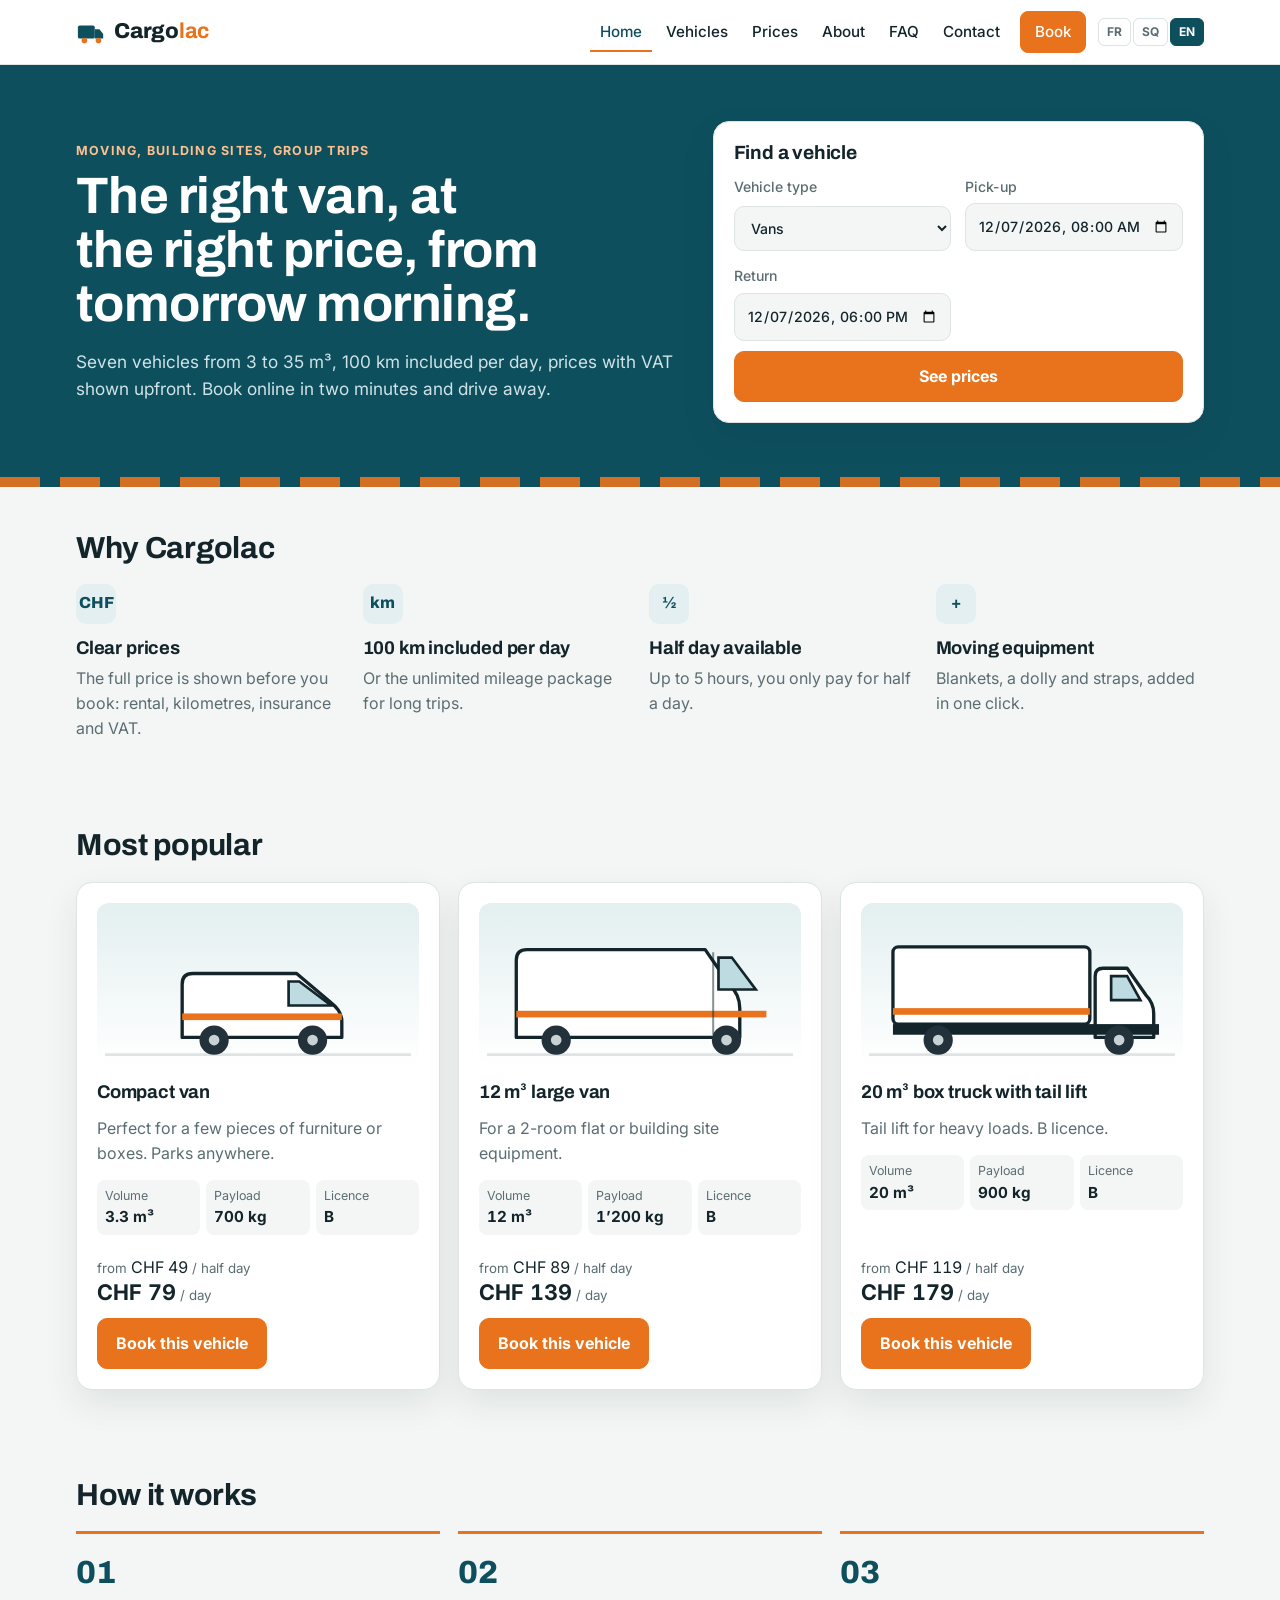
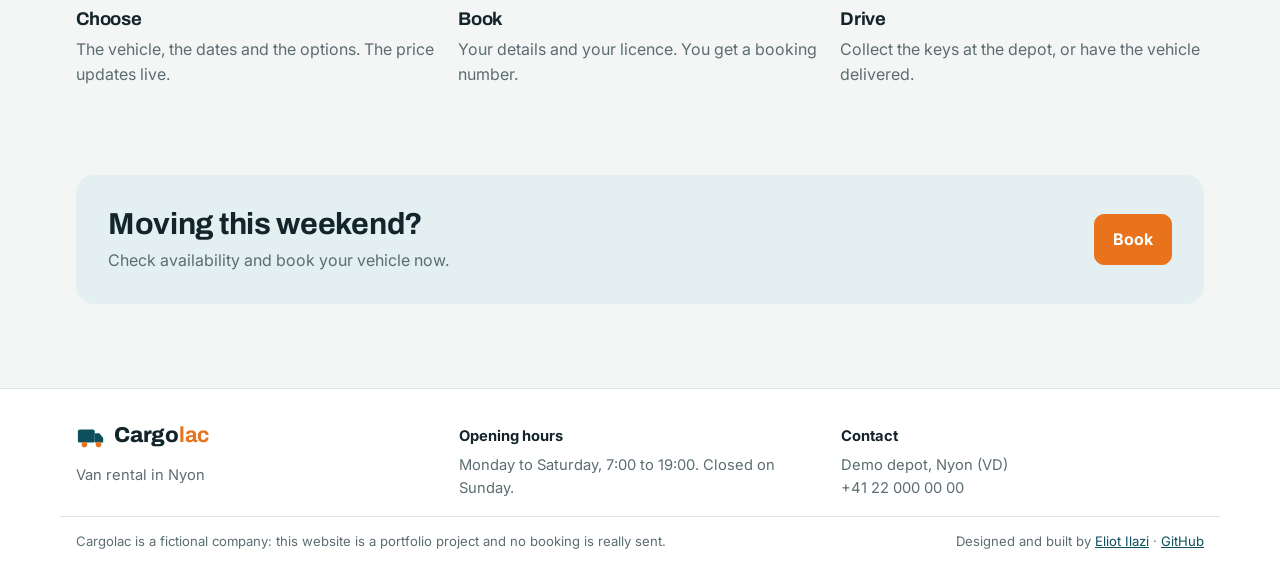
<file: index.html>
<!doctype html>
<html lang="en">
<head>
  <meta charset="utf-8">
  <meta name="viewport" content="width=device-width, initial-scale=1, viewport-fit=cover">
  <title>Cargolac | Van rental</title>
  <meta name="description" content="Cargolac: van rental website (portfolio project by Eliot Ilazi). Fleet, live booking with prices, FR / SQ / EN.">
  <link rel="preconnect" href="https://fonts.googleapis.com">
  <link rel="stylesheet" href="https://fonts.googleapis.com/css2?family=Archivo:wght@600;800&family=Inter:wght@400;500;600;700&display=swap">
  <link rel="stylesheet" href="style.css">
</head>
<body>
  <header id="site-header"></header>
  <main>
    <section class="hero">
      <div class="wrap hero-grid">
        <div>
          <p class="kicker" data-t="home_kicker"></p>
          <h1 data-t="home_title"></h1>
          <p class="lead" data-t="home_lead"></p>
        </div>
        <form class="card search" id="search">
          <h2 data-t="search_title"></h2>
          <div class="form-grid">
            <label class="f"><span data-t="category"></span><select name="cat" id="s-cat"></select></label>
            <label class="f"><span data-t="pickup"></span><input type="datetime-local" name="start" id="s-start" step="900"></label>
            <label class="f"><span data-t="return"></span><input type="datetime-local" name="end" id="s-end" step="900"></label>
          </div>
          <p class="err" id="s-err"></p>
          <button class="btn" type="submit" data-t="search_btn" style="width:100%;margin-top:10px"></button>
        </form>
      </div>
    </section>
    <section class="wrap">
      <h2 data-t="why_title"></h2>
      <div class="why">
        <div><div class="icon">CHF</div><h3 data-t="why1_t"></h3><p data-t="why1_d"></p></div>
        <div><div class="icon">km</div><h3 data-t="why2_t"></h3><p data-t="why2_d"></p></div>
        <div><div class="icon">½</div><h3 data-t="why3_t"></h3><p data-t="why3_d"></p></div>
        <div><div class="icon">+</div><h3 data-t="why4_t"></h3><p data-t="why4_d"></p></div>
      </div>
    </section>
    <section class="wrap">
      <h2 data-t="featured_title"></h2>
      <div class="grid" id="featured"></div>
    </section>
    <section class="wrap">
      <h2 data-t="steps_title"></h2>
      <ol class="steps">
        <li><h3 data-t="step1_t"></h3><p data-t="step1_d"></p></li>
        <li><h3 data-t="step2_t"></h3><p data-t="step2_d"></p></li>
        <li><h3 data-t="step3_t"></h3><p data-t="step3_d"></p></li>
      </ol>
    </section>
    <section class="wrap">
      <div class="cta">
        <div><h2 data-t="cta_title"></h2><p data-t="cta_text"></p></div>
        <a class="btn" href="reservation.html" data-t="nav_book"></a>
      </div>
    </section>
  </main>
  <footer id="site-footer"></footer>
  <script type="module" src="home.js"></script>
</body>
</html>
</file>
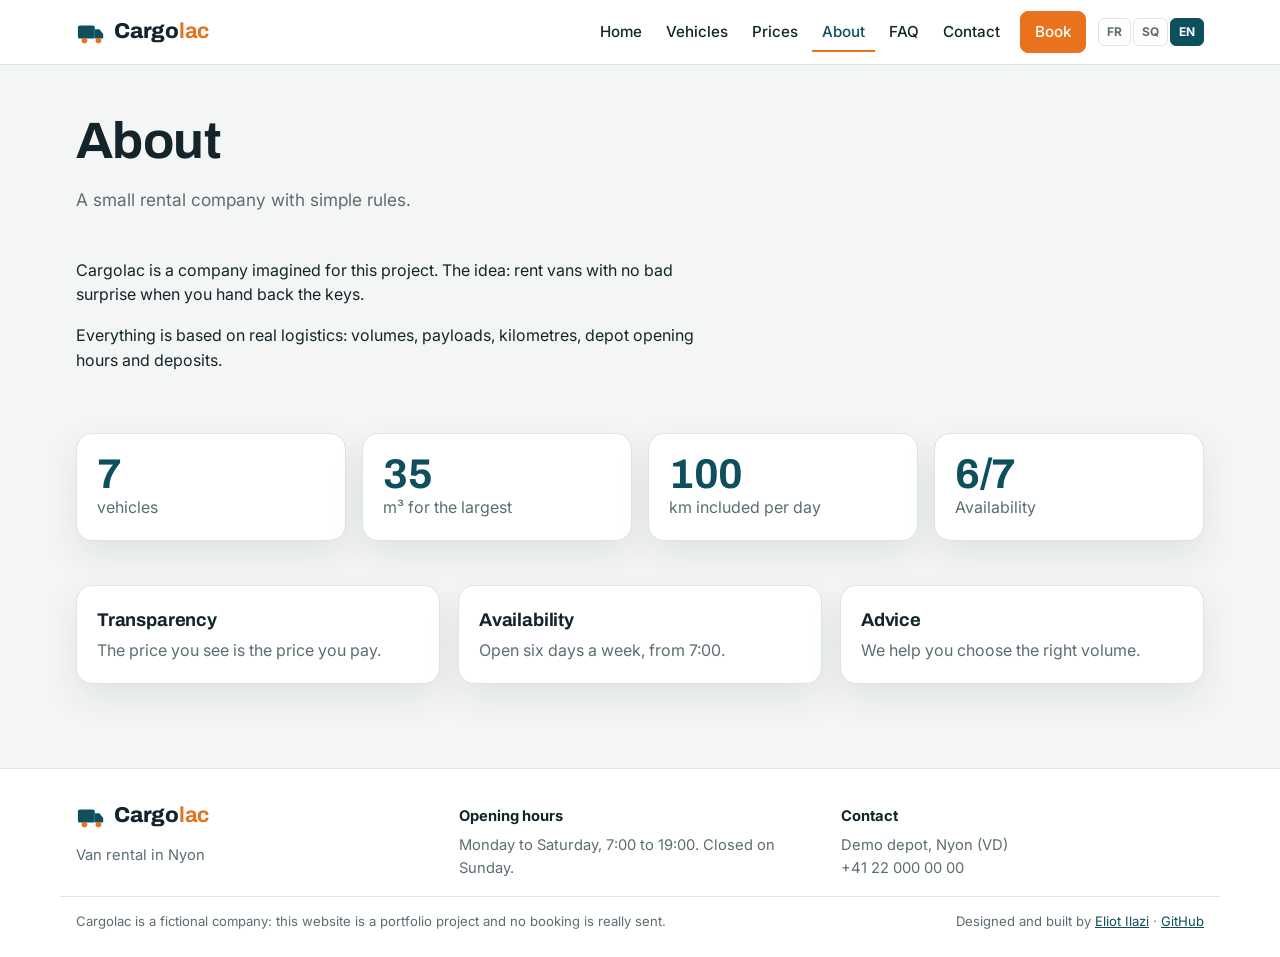
<file: a-propos.html>
<!doctype html>
<html lang="en">
<head>
  <meta charset="utf-8">
  <meta name="viewport" content="width=device-width, initial-scale=1, viewport-fit=cover">
  <title>About | Cargolac</title>
  <meta name="description" content="Cargolac: van rental website (portfolio project by Eliot Ilazi). Fleet, live booking with prices, FR / SQ / EN.">
  <link rel="preconnect" href="https://fonts.googleapis.com">
  <link rel="stylesheet" href="https://fonts.googleapis.com/css2?family=Archivo:wght@600;800&family=Inter:wght@400;500;600;700&display=swap">
  <link rel="stylesheet" href="style.css">
</head>
<body>
  <header id="site-header"></header>
  <main>
    <div class="wrap page-head">
      <h1 data-t="about_title"></h1>
      <p class="lead" data-t="about_lead"></p>
    </div>
    <section class="wrap" style="padding-top:20px">
      <div class="prose"><p data-t="about_p1"></p><p data-t="about_p2"></p></div>
    </section>
    <section class="wrap" style="padding-top:0">
      <div class="stats" id="stats"></div>
    </section>
    <section class="wrap" style="padding-top:0">
      <div class="why">
        <div class="card"><h3 data-t="v1_t"></h3><p data-t="v1_d"></p></div>
        <div class="card"><h3 data-t="v2_t"></h3><p data-t="v2_d"></p></div>
        <div class="card"><h3 data-t="v3_t"></h3><p data-t="v3_d"></p></div>
      </div>
    </section>
  </main>
  <footer id="site-footer"></footer>
  <script type="module" src="about.js"></script>
</body>
</html>
</file>
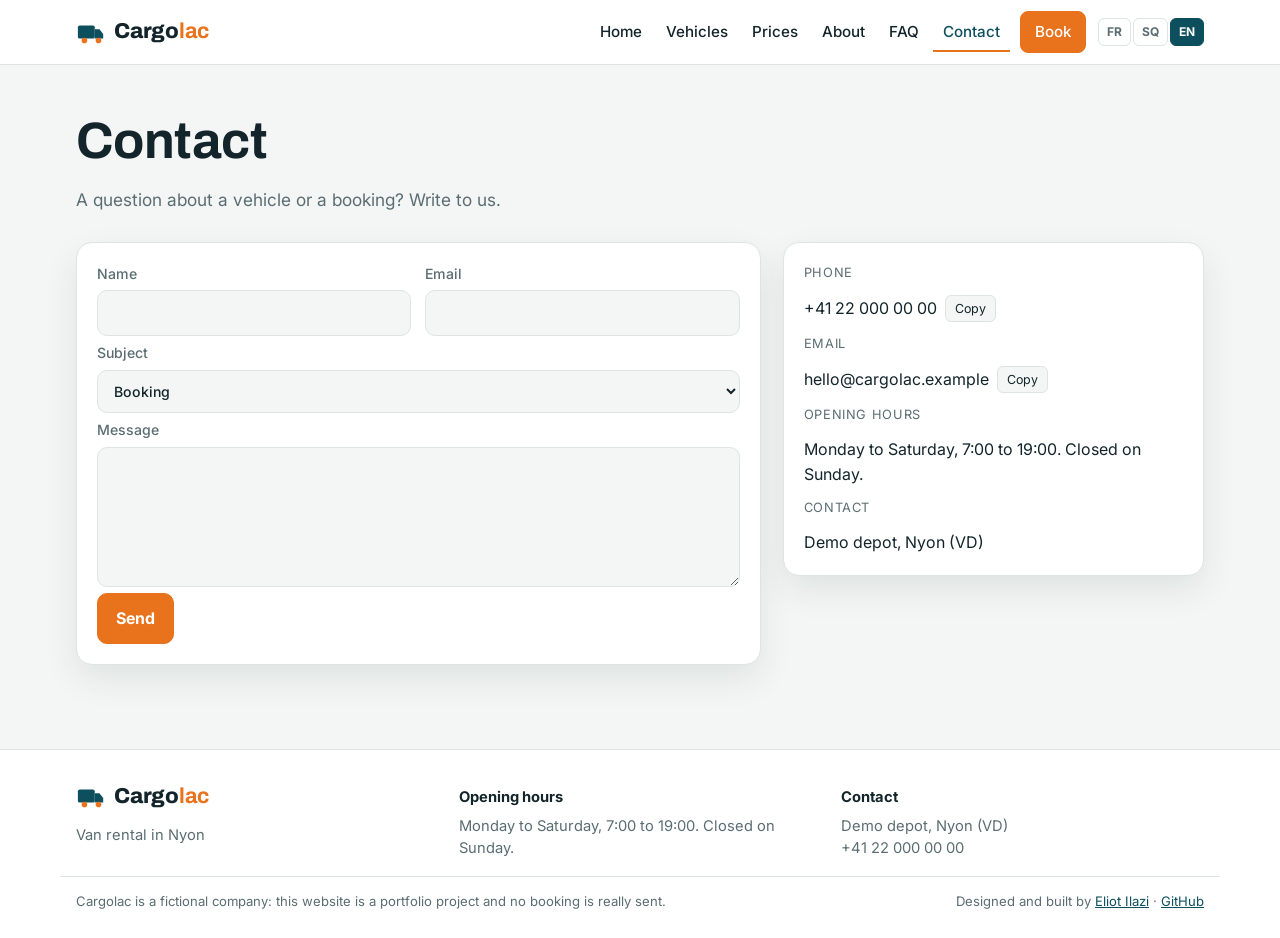
<file: contact.html>
<!doctype html>
<html lang="en">
<head>
  <meta charset="utf-8">
  <meta name="viewport" content="width=device-width, initial-scale=1, viewport-fit=cover">
  <title>Contact | Cargolac</title>
  <meta name="description" content="Cargolac: van rental website (portfolio project by Eliot Ilazi). Fleet, live booking with prices, FR / SQ / EN.">
  <link rel="preconnect" href="https://fonts.googleapis.com">
  <link rel="stylesheet" href="https://fonts.googleapis.com/css2?family=Archivo:wght@600;800&family=Inter:wght@400;500;600;700&display=swap">
  <link rel="stylesheet" href="style.css">
</head>
<body>
  <header id="site-header"></header>
  <main>
    <div class="wrap page-head">
      <h1 data-t="contact_title"></h1>
      <p class="lead" data-t="contact_lead"></p>
    </div>
    <section class="wrap" style="padding-top:20px">
      <div class="contact">
        <form class="card" id="form" novalidate></form>
        <aside class="card info" id="info"></aside>
      </div>
    </section>
  </main>
  <footer id="site-footer"></footer>
  <script type="module" src="contact.js"></script>
</body>
</html>
</file>
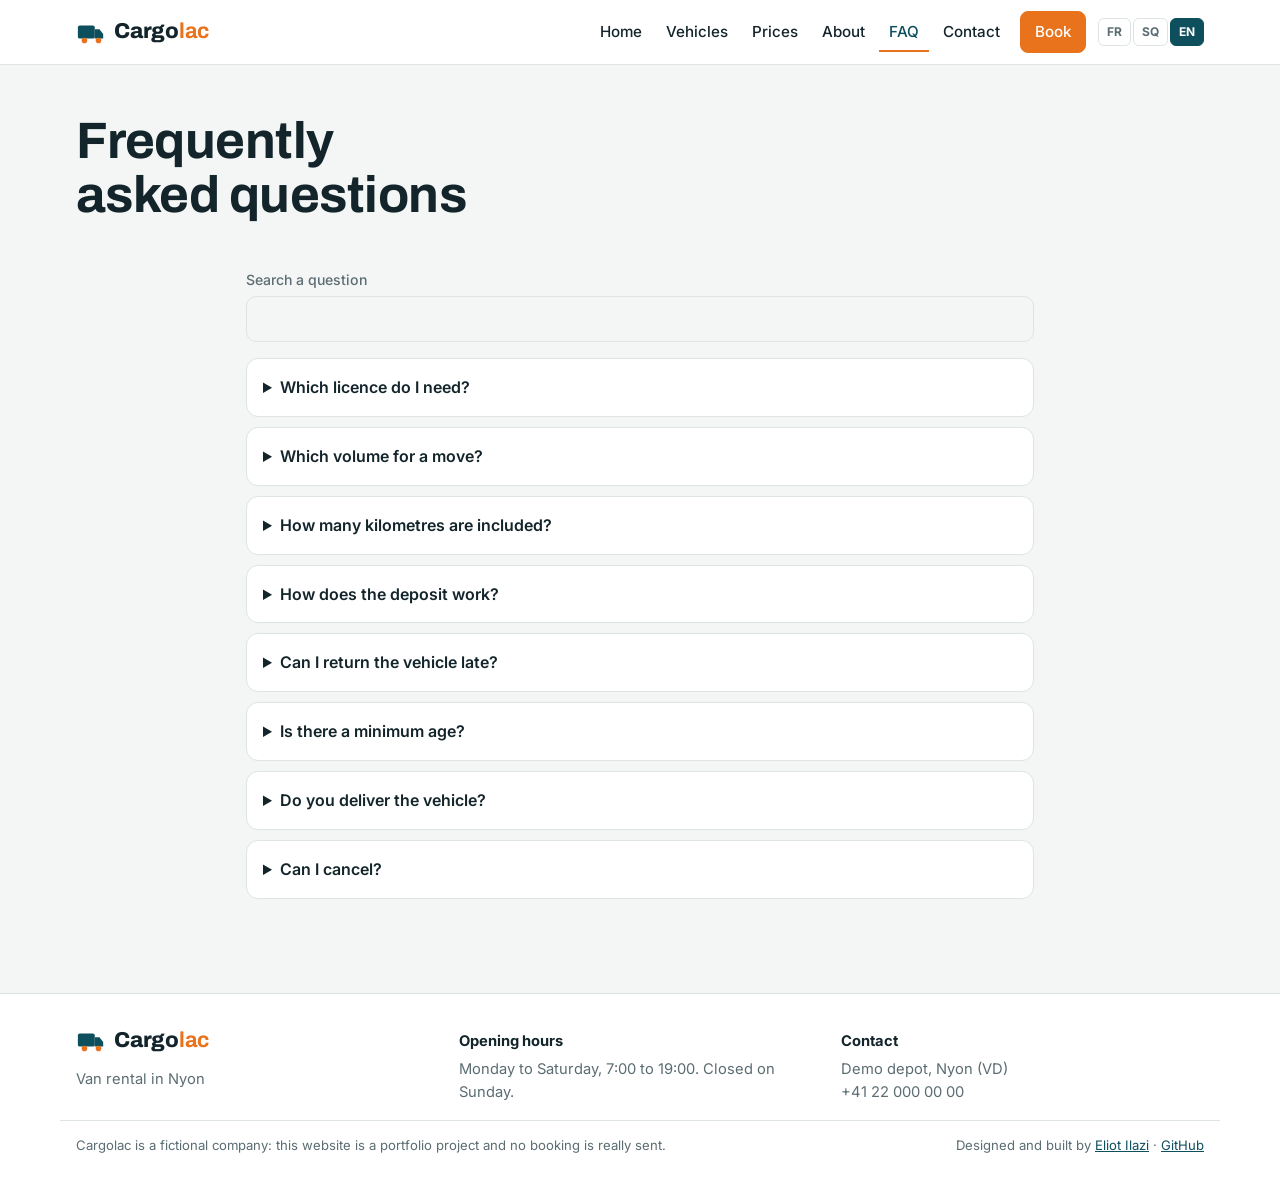
<file: faq.html>
<!doctype html>
<html lang="en">
<head>
  <meta charset="utf-8">
  <meta name="viewport" content="width=device-width, initial-scale=1, viewport-fit=cover">
  <title>FAQ | Cargolac</title>
  <meta name="description" content="Cargolac: van rental website (portfolio project by Eliot Ilazi). Fleet, live booking with prices, FR / SQ / EN.">
  <link rel="preconnect" href="https://fonts.googleapis.com">
  <link rel="stylesheet" href="https://fonts.googleapis.com/css2?family=Archivo:wght@600;800&family=Inter:wght@400;500;600;700&display=swap">
  <link rel="stylesheet" href="style.css">
</head>
<body>
  <header id="site-header"></header>
  <main>
    <div class="wrap page-head">
      <h1 data-t="faq_title"></h1>
    </div>
    <section class="wrap faq" style="padding-top:20px;max-width:820px;margin-left:auto;margin-right:auto">
      <label class="f" style="margin-bottom:16px"><span data-t="faq_search"></span><input type="search" id="q"></label>
      <div id="list"></div>
      <p class="muted" id="none" hidden data-t="faq_none"></p>
    </section>
  </main>
  <footer id="site-footer"></footer>
  <script type="module" src="faq.js"></script>
</body>
</html>
</file>
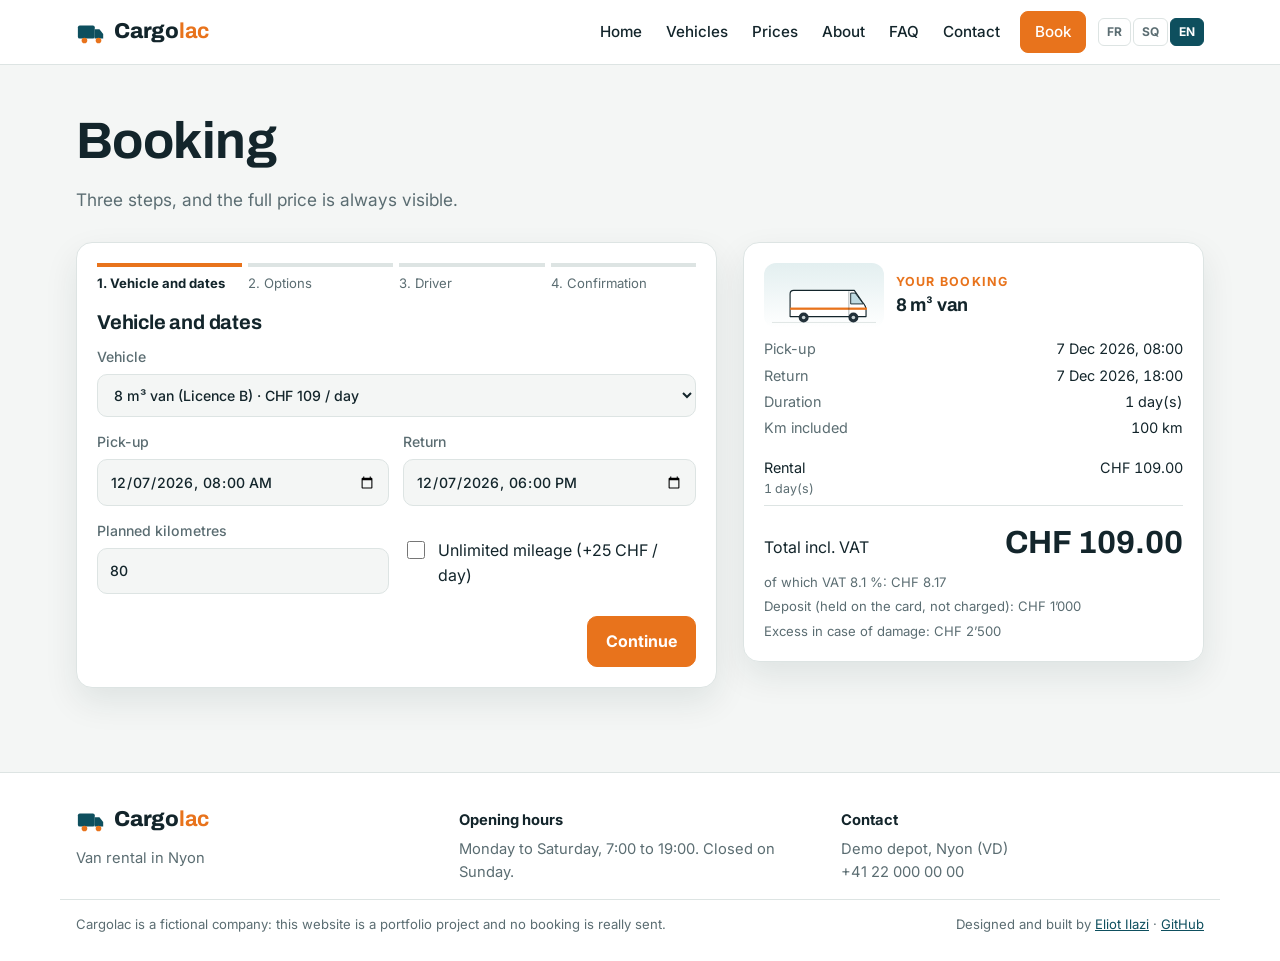
<file: reservation.html>
<!doctype html>
<html lang="en">
<head>
  <meta charset="utf-8">
  <meta name="viewport" content="width=device-width, initial-scale=1, viewport-fit=cover">
  <title>Booking | Cargolac</title>
  <meta name="description" content="Cargolac: van rental website (portfolio project by Eliot Ilazi). Fleet, live booking with prices, FR / SQ / EN.">
  <link rel="preconnect" href="https://fonts.googleapis.com">
  <link rel="stylesheet" href="https://fonts.googleapis.com/css2?family=Archivo:wght@600;800&family=Inter:wght@400;500;600;700&display=swap">
  <link rel="stylesheet" href="style.css">
</head>
<body>
  <header id="site-header"></header>
  <main>
    <div class="wrap page-head">
      <h1 data-t="book_title"></h1>
      <p class="lead" data-t="book_lead"></p>
    </div>
    <section class="wrap" style="padding-top:20px">
      <div class="book">
        <div class="card">
          <ol class="stepper" id="stepper"></ol>
          <form id="form" novalidate></form>
        </div>
        <aside class="card summary" id="summary" aria-live="polite"></aside>
      </div>
    </section>
  </main>
  <footer id="site-footer"></footer>
  <script type="module" src="book.js"></script>
</body>
</html>
</file>
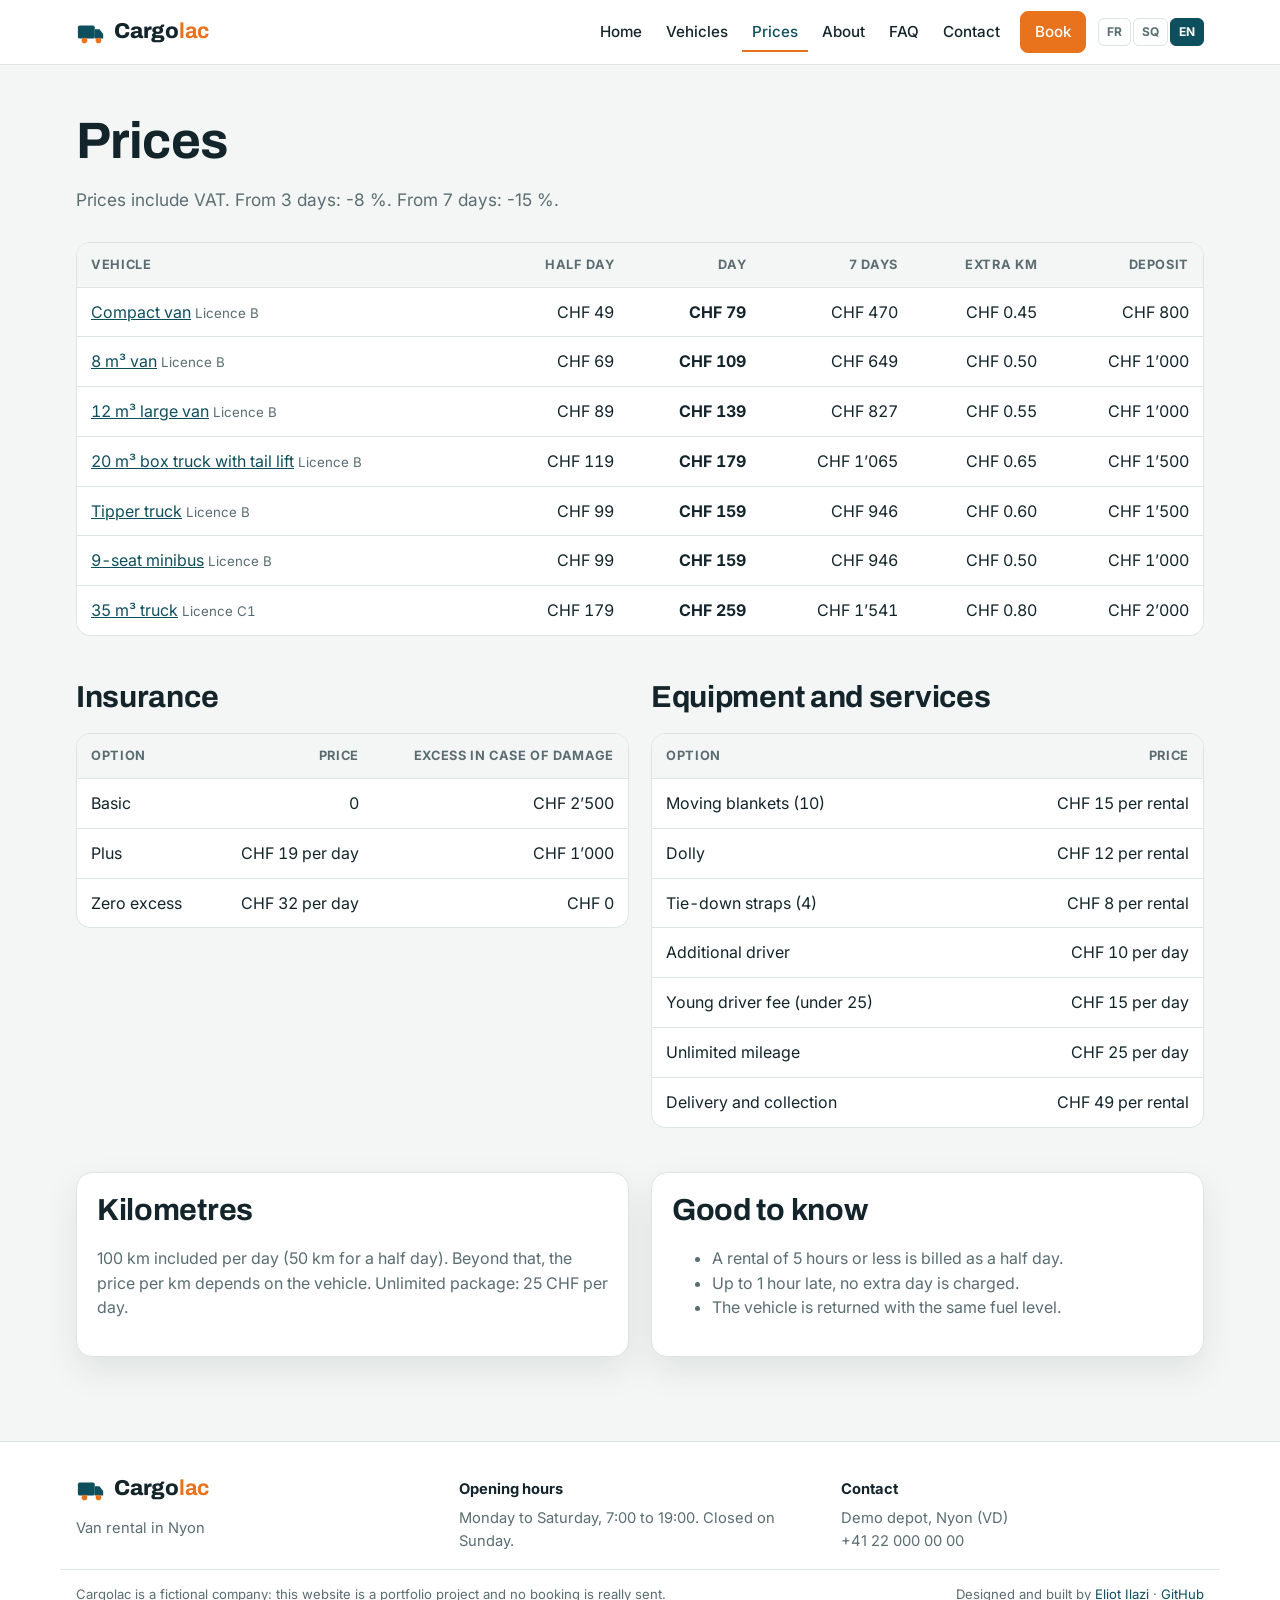
<file: tarifs.html>
<!doctype html>
<html lang="en">
<head>
  <meta charset="utf-8">
  <meta name="viewport" content="width=device-width, initial-scale=1, viewport-fit=cover">
  <title>Prices | Cargolac</title>
  <meta name="description" content="Cargolac: van rental website (portfolio project by Eliot Ilazi). Fleet, live booking with prices, FR / SQ / EN.">
  <link rel="preconnect" href="https://fonts.googleapis.com">
  <link rel="stylesheet" href="https://fonts.googleapis.com/css2?family=Archivo:wght@600;800&family=Inter:wght@400;500;600;700&display=swap">
  <link rel="stylesheet" href="style.css">
</head>
<body>
  <header id="site-header"></header>
  <main>
    <div class="wrap page-head">
      <h1 data-t="prices_title"></h1>
      <p class="lead" data-t="prices_lead"></p>
    </div>
    <section class="wrap" style="padding-top:20px">
      <div class="table-wrap"><table class="data" id="rates"></table></div>
    </section>
    <section class="wrap" style="padding-top:0">
      <div class="two">
        <div><h2 data-t="ins_title"></h2><div class="table-wrap"><table class="data" id="ins"></table></div></div>
        <div><h2 data-t="extras_title"></h2><div class="table-wrap"><table class="data" id="extras"></table></div></div>
      </div>
    </section>
    <section class="wrap" style="padding-top:0">
      <div class="two">
        <div class="card"><h2 data-t="km_title"></h2><p class="muted" data-t="km_text"></p></div>
        <div class="card"><h2 data-t="rules_title"></h2><ul class="muted"><li data-t="rule1"></li><li data-t="rule2"></li><li data-t="rule3"></li></ul></div>
      </div>
    </section>
  </main>
  <footer id="site-footer"></footer>
  <script type="module" src="prices.js"></script>
</body>
</html>
</file>
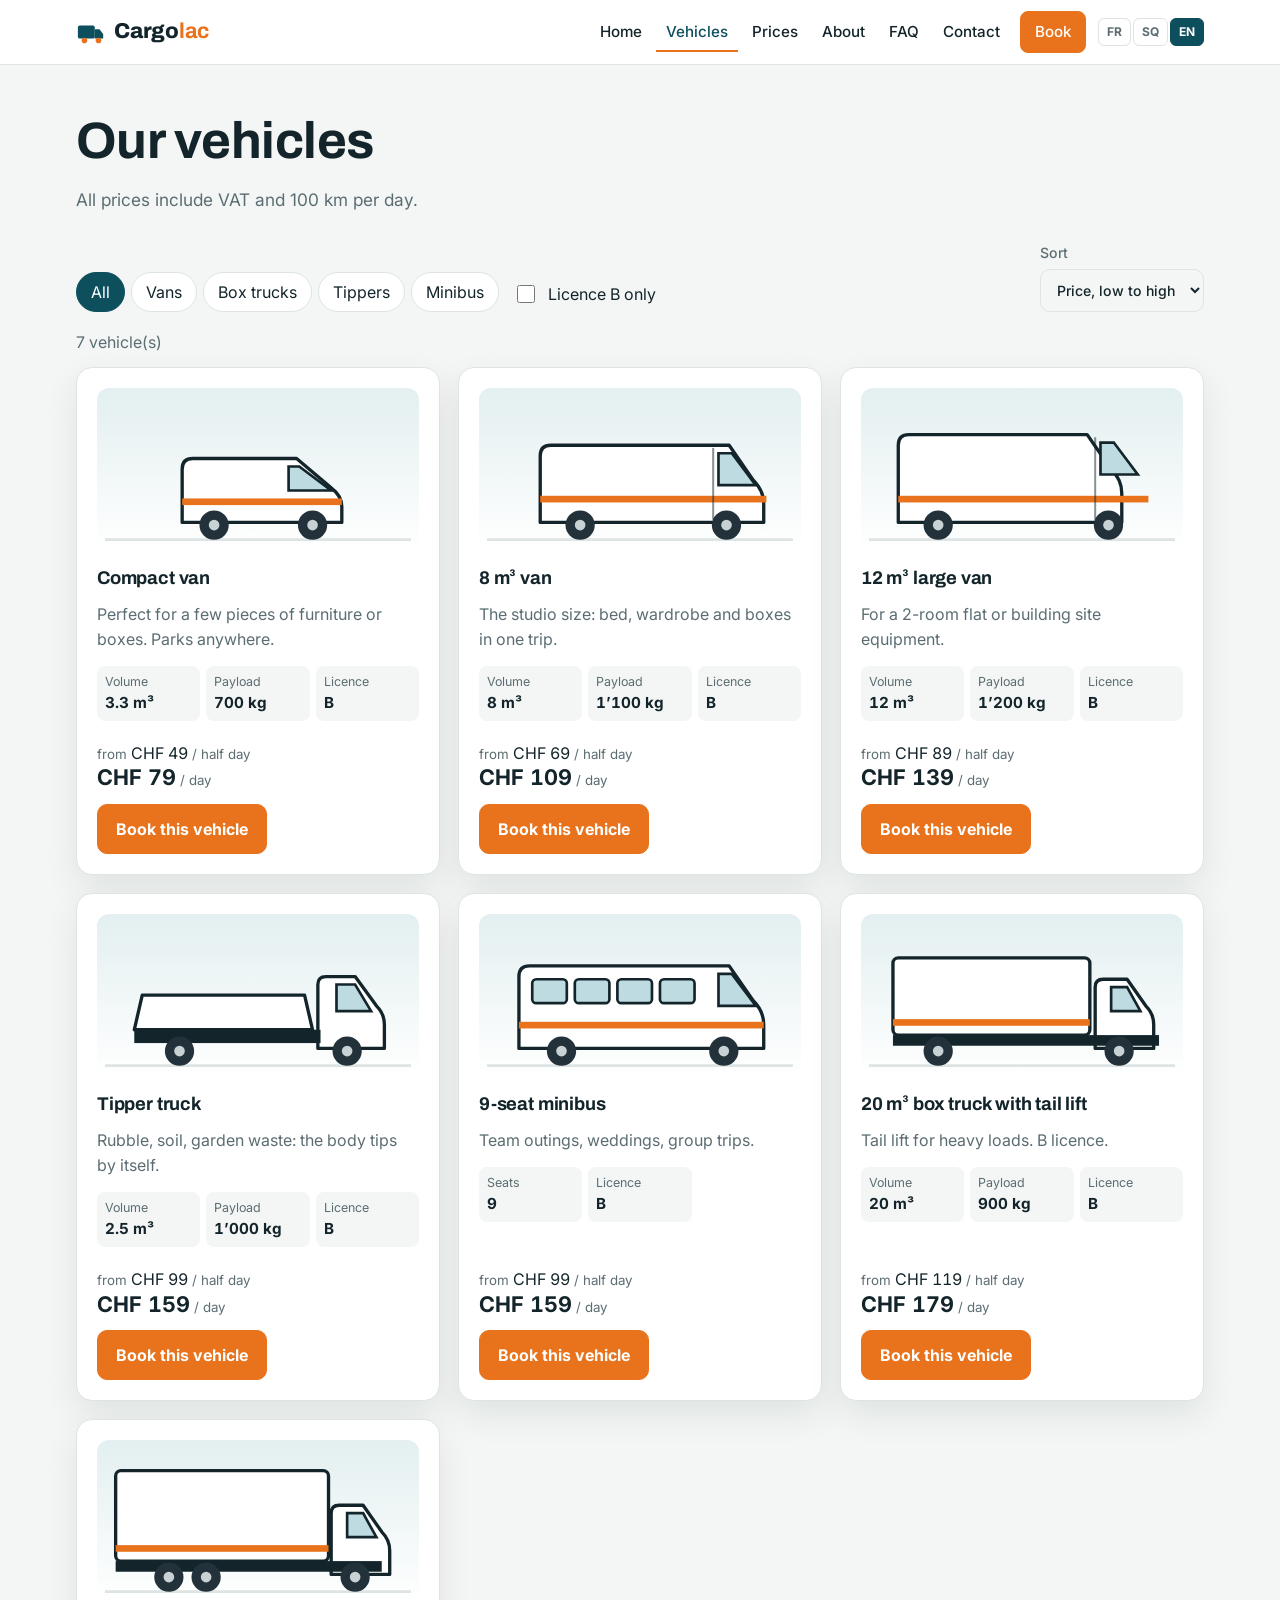
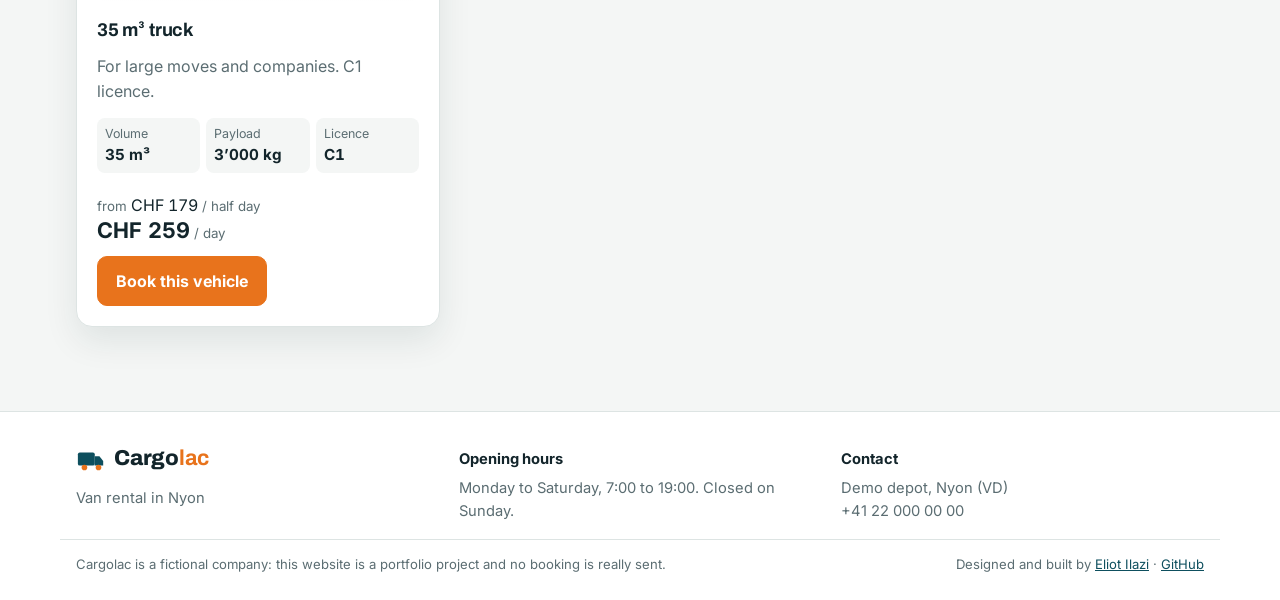
<file: vehicules.html>
<!doctype html>
<html lang="en">
<head>
  <meta charset="utf-8">
  <meta name="viewport" content="width=device-width, initial-scale=1, viewport-fit=cover">
  <title>Vehicles | Cargolac</title>
  <meta name="description" content="Cargolac: van rental website (portfolio project by Eliot Ilazi). Fleet, live booking with prices, FR / SQ / EN.">
  <link rel="preconnect" href="https://fonts.googleapis.com">
  <link rel="stylesheet" href="https://fonts.googleapis.com/css2?family=Archivo:wght@600;800&family=Inter:wght@400;500;600;700&display=swap">
  <link rel="stylesheet" href="style.css">
</head>
<body>
  <header id="site-header"></header>
  <main>
    <div class="wrap page-head">
      <h1 data-t="fleet_title"></h1>
      <p class="lead" data-t="fleet_lead"></p>
    </div>
    <section class="wrap" style="padding-top:20px">
      <div class="toolbar">
        <div class="chips" id="cats" role="group"></div>
        <label class="check"><input type="checkbox" id="onlyB"> <span data-t="filter_b"></span></label>
        <label class="f" style="margin-left:auto"><span data-t="sort"></span><select id="sort"></select></label>
      </div>
      <p class="count" id="count" aria-live="polite"></p>
      <div class="grid" id="fleet"></div>
    </section>
  </main>
  <footer id="site-footer"></footer>
  <script type="module" src="fleet.js"></script>
</body>
</html>
</file>
<file: style.css>
:root {
  --bg: #f4f6f5;
  --surface: #ffffff;
  --text: #13252b;
  --muted: #5b6d72;
  --line: #dde4e3;
  --brand: #0e4f5e;
  --brand-soft: #e3eff0;
  --accent: #e8731c;
  --on-accent: #ffffff;
  --glass: #bfdbe2;
  --van: #ffffff;
  --van-line: #13252b;
  --error: #b3261e;
  --ok: #1f7a4d;
  --shadow: 0 14px 34px rgba(14, 40, 48, 0.09);
  color-scheme: light;
}
@media (prefers-color-scheme: dark) {
  :root:not([data-theme="light"]) {
    --bg: #0d1a1e; --surface: #142428; --text: #e7f0f0; --muted: #9fb2b5; --line: #24383d;
    --brand: #7cc4d3; --brand-soft: #173238; --accent: #f39a52; --on-accent: #1b1006;
    --glass: #2f5b66; --van: #dfe8e8; --van-line: #0d1a1e; --error: #ff8a80; --ok: #6fd39d;
    --shadow: 0 14px 34px rgba(0, 0, 0, 0.4); color-scheme: dark;
  }
}
:root[data-theme="dark"] {
  --bg: #0d1a1e; --surface: #142428; --text: #e7f0f0; --muted: #9fb2b5; --line: #24383d;
  --brand: #7cc4d3; --brand-soft: #173238; --accent: #f39a52; --on-accent: #1b1006;
  --glass: #2f5b66; --van: #dfe8e8; --van-line: #0d1a1e; --error: #ff8a80; --ok: #6fd39d;
  --shadow: 0 14px 34px rgba(0, 0, 0, 0.4); color-scheme: dark;
}

* { box-sizing: border-box; }
body { margin: 0; background: var(--bg); color: var(--text); font-family: Inter, system-ui, sans-serif; line-height: 1.55; font-size: 16px; }
h1, h2, h3, .brand, .stat b { font-family: 'Archivo', 'Arial Narrow', system-ui, sans-serif; letter-spacing: -0.01em; }
h1 { font-size: clamp(2rem, 5vw, 3.2rem); line-height: 1.05; margin: .2em 0 .35em; text-wrap: balance; max-width: 18ch; }
h2 { font-size: clamp(1.4rem, 3vw, 1.9rem); line-height: 1.15; margin: 0 0 .6em; text-wrap: balance; }
h3 { font-size: 1.15rem; margin: .4em 0 .2em; }
a { color: var(--brand); }
.wrap { max-width: 1160px; margin: 0 auto; padding-left: max(16px, env(safe-area-inset-left, 0px)); padding-right: max(16px, env(safe-area-inset-right, 0px)); }
.muted { color: var(--muted); }
.kicker { text-transform: uppercase; letter-spacing: .1em; font-size: .78rem; font-weight: 700; color: var(--accent); margin: 0; }
.lead { color: var(--muted); max-width: 62ch; font-size: 1.08rem; margin: 0; }
section { padding-block: 44px; }

/* Header */
#site-header { background: var(--surface); border-bottom: 1px solid var(--line); position: sticky; top: env(safe-area-inset-top, 0px); z-index: 20; }
body::before { content: ""; position: fixed; inset: 0 0 auto; height: env(safe-area-inset-top, 0px); background: var(--surface); z-index: 21; }
.bar { display: flex; align-items: center; justify-content: space-between; gap: 16px; min-height: 64px; }
.brand { display: inline-flex; align-items: center; gap: 8px; font-size: 1.35rem; font-weight: 800; color: var(--text); text-decoration: none; }
.brand b { color: var(--accent); }
.logo { width: 30px; height: 30px; fill: var(--brand); }
.logo circle { fill: var(--accent); }
.nav { display: flex; align-items: center; gap: 4px; }
.nav a { color: var(--text); text-decoration: none; padding: 8px 10px; border-radius: 8px; font-weight: 500; font-size: .95rem; }
.nav a:hover { background: var(--brand-soft); }
.nav a[aria-current="page"]:not(.btn) { color: var(--brand); box-shadow: inset 0 -2px 0 var(--accent); border-radius: 0; }
.langs { display: inline-flex; gap: 2px; margin-left: 8px; }
.langs button { font: inherit; font-size: .75rem; font-weight: 700; padding: 4px 8px; border-radius: 6px; border: 1px solid var(--line); background: transparent; color: var(--muted); cursor: pointer; }
.langs button[aria-pressed="true"] { background: var(--brand); border-color: var(--brand); color: var(--surface); }
.burger { display: none; font: inherit; font-weight: 600; padding: 8px 14px; border-radius: 8px; border: 1px solid var(--line); background: var(--bg); color: var(--text); cursor: pointer; }

/* Buttons and cards */
.btn { display: inline-block; font: inherit; font-weight: 700; text-decoration: none; padding: 12px 18px; border-radius: 10px; border: 1px solid var(--accent); background: var(--accent); color: var(--on-accent); cursor: pointer; text-align: center; }
.btn:hover { filter: brightness(1.05); }
.btn.small { padding: 8px 14px; margin-left: 6px; color: var(--on-accent) !important; }
.btn.ghost { background: transparent; color: var(--accent); }
.btn:disabled { opacity: .5; cursor: not-allowed; }
.card { background: var(--surface); border: 1px solid var(--line); border-radius: 16px; padding: 20px; box-shadow: var(--shadow); min-width: 0; }
.grid { display: grid; gap: 18px; grid-template-columns: repeat(auto-fill, minmax(min(100%, 300px), 1fr)); }

/* Vehicle drawing */
.art { background: linear-gradient(var(--brand-soft), var(--surface)); border-radius: 12px; padding: 12px 8px 4px; }
.van { width: 100%; height: auto; display: block; }
.van .body, .van .box { fill: var(--van); stroke: var(--van-line); stroke-width: 2.5; stroke-linejoin: round; }
.van .glass { fill: var(--glass); stroke: var(--van-line); stroke-width: 2; }
.van .stripe { fill: var(--accent); }
.van .seam { stroke: var(--van-line); stroke-width: 1.5; opacity: .5; }
.van .chassis { fill: var(--van-line); }
.van .wheel { fill: #22313a; }
.van .hub { fill: #c8d2d4; }
.van .ground { stroke: var(--line); stroke-width: 2; }

.vcard { display: flex; flex-direction: column; gap: 6px; }
.vcard p { margin: 0; }
.specs { list-style: none; padding: 0; margin: 8px 0; display: grid; grid-template-columns: repeat(3, 1fr); gap: 6px; }
.specs li { background: var(--bg); border-radius: 8px; padding: 6px 8px; display: grid; font-size: .78rem; }
.specs span { color: var(--muted); }
.specs b { font-size: .95rem; font-variant-numeric: tabular-nums; }
.price-row { margin-top: auto; display: flex; align-items: end; justify-content: space-between; gap: 12px; flex-wrap: wrap; padding-top: 8px; }
.price { line-height: 1.3; font-variant-numeric: tabular-nums; }
.price b { font-size: 1.35rem; }
.price small { color: var(--muted); }

/* Home */
.hero { background: var(--brand); color: #fff; padding-block: 56px 64px; position: relative; overflow: hidden; }
.hero .kicker { color: #ffc08f; }
.hero .lead { color: #cfe3e7; }
.hero-grid { display: grid; grid-template-columns: 1.1fr .9fr; gap: 36px; align-items: center; }
.hero::after { content: ""; position: absolute; left: 0; right: 0; bottom: 0; height: 10px; background: repeating-linear-gradient(90deg, var(--accent) 0 40px, transparent 40px 60px); opacity: .9; }
.search { color: var(--text); }
.search h2 { font-size: 1.2rem; }
.form-grid { display: grid; gap: 14px; grid-template-columns: repeat(auto-fit, minmax(min(100%, 200px), 1fr)); }
label.f { display: grid; gap: 6px; font-size: .88rem; color: var(--muted); font-weight: 500; min-width: 0; }
.f input, .f select, .f textarea { font: inherit; color: var(--text); background: var(--bg); border: 1px solid var(--line); border-radius: 10px; padding: 11px 12px; width: 100%; min-width: 0; }
.f textarea { min-height: 140px; resize: vertical; }
.f input:focus, .f select:focus, .f textarea:focus { outline: 2px solid var(--brand); outline-offset: 1px; }
.f .err, .err { color: var(--error); font-size: .82rem; min-height: 0; margin: 0; }
.f.bad input, .f.bad select, .f.bad textarea { border-color: var(--error); }
.check { display: flex; gap: 10px; align-items: flex-start; cursor: pointer; padding: 6px 0; }
.check input { width: 18px; height: 18px; margin-top: 3px; accent-color: var(--accent); flex: none; }
.why { display: grid; grid-template-columns: repeat(auto-fit, minmax(min(100%, 230px), 1fr)); gap: 18px; }
.why h3 { margin-top: 0; }
.why p { margin: 0; color: var(--muted); }
.icon { width: 40px; height: 40px; border-radius: 10px; background: var(--brand-soft); color: var(--brand); display: grid; place-items: center; font-weight: 800; margin-bottom: 10px; font-family: 'Archivo', sans-serif; }
.steps { counter-reset: s; display: grid; grid-template-columns: repeat(auto-fit, minmax(min(100%, 240px), 1fr)); gap: 18px; padding: 0; list-style: none; margin: 0; }
.steps li { counter-increment: s; border-top: 3px solid var(--accent); padding-top: 14px; }
.steps li::before { content: "0" counter(s); font-family: 'Archivo', sans-serif; font-weight: 800; font-size: 2rem; color: var(--brand); }
.steps p { margin: 0; color: var(--muted); }
.cta { background: var(--brand-soft); border-radius: 18px; padding: 32px; display: flex; justify-content: space-between; align-items: center; gap: 20px; flex-wrap: wrap; }
.cta h2 { margin: 0 0 .2em; }
.cta p { margin: 0; color: var(--muted); }

/* Page heads */
.page-head { padding-block: 40px 8px; }
.toolbar { display: flex; flex-wrap: wrap; gap: 14px; align-items: end; margin-bottom: 18px; }
.chips { display: flex; flex-wrap: wrap; gap: 6px; }
.chips button { font: inherit; padding: 7px 14px; border-radius: 99px; border: 1px solid var(--line); background: var(--surface); color: var(--text); cursor: pointer; }
.chips button[aria-pressed="true"] { background: var(--brand); border-color: var(--brand); color: var(--surface); }
.count { margin: 0 0 12px; color: var(--muted); }

/* Booking */
.book { display: grid; grid-template-columns: 1.25fr .9fr; gap: 26px; align-items: start; }
.stepper { display: grid; grid-template-columns: repeat(4, minmax(0, 1fr)); gap: 6px; list-style: none; padding: 0; margin: 0 0 18px; }
.stepper li { min-width: 0; overflow-wrap: anywhere; font-size: .82rem; color: var(--muted); border-top: 4px solid var(--line); padding-top: 6px; }
.stepper li.on { color: var(--text); font-weight: 700; border-color: var(--accent); }
.stepper li.done { border-color: var(--brand); }
.panel-step h2 { font-size: 1.25rem; }
.choices { display: grid; gap: 10px; grid-template-columns: repeat(auto-fit, minmax(min(100%, 170px), 1fr)); }
.choice { position: relative; }
.choice input { position: absolute; opacity: 0; }
.choice span { display: grid; gap: 2px; padding: 12px; border: 1px solid var(--line); border-radius: 12px; background: var(--bg); cursor: pointer; height: 100%; }
.choice small { color: var(--muted); font-size: .8rem; }
.choice input:checked + span { border-color: var(--accent); box-shadow: inset 0 0 0 1px var(--accent); background: var(--surface); }
.choice input:focus-visible + span { outline: 2px solid var(--brand); }
.nav-btns { display: flex; justify-content: space-between; gap: 10px; margin-top: 22px; flex-wrap: wrap; }
.notice { background: var(--brand-soft); border-left: 4px solid var(--accent); padding: 10px 14px; border-radius: 8px; margin: 12px 0 0; }
.notice p { margin: 0 0 6px; }
.alt { display: flex; flex-wrap: wrap; gap: 6px; }
.alt button { font: inherit; font-size: .88rem; padding: 6px 12px; border-radius: 99px; border: 1px solid var(--brand); background: var(--surface); color: var(--brand); cursor: pointer; }
.summary { position: sticky; top: 84px; }
.summary .mini { display: grid; grid-template-columns: 120px 1fr; gap: 12px; align-items: center; margin-bottom: 8px; }
.summary h3 { margin: 0; }
.kv { display: grid; grid-template-columns: auto 1fr; gap: 4px 12px; font-size: .9rem; margin: 10px 0; }
.kv dt { color: var(--muted); }
.kv dd { margin: 0; text-align: right; font-variant-numeric: tabular-nums; }
.lines { width: 100%; border-collapse: collapse; font-size: .9rem; font-variant-numeric: tabular-nums; }
.lines td { padding: 7px 0; border-bottom: 1px solid var(--line); vertical-align: top; }
.lines td:last-child { text-align: right; white-space: nowrap; padding-left: 12px; }
.lines small { color: var(--muted); display: block; font-size: .78rem; }
.lines .neg td:last-child { color: var(--ok); }
.total { display: flex; justify-content: space-between; align-items: baseline; margin-top: 12px; gap: 12px; }
.total b { font-family: 'Archivo', sans-serif; font-size: 2rem; font-variant-numeric: tabular-nums; }
.small-note { font-size: .82rem; color: var(--muted); margin: 4px 0 0; }
.done { text-align: center; padding: 30px 10px; }
.ref { font-family: 'Archivo', sans-serif; font-size: 1.8rem; letter-spacing: .04em; color: var(--brand); margin: 6px 0 14px; }

/* Tables */
.table-wrap { overflow-x: auto; border: 1px solid var(--line); border-radius: 14px; background: var(--surface); }
table.data { width: 100%; border-collapse: collapse; font-variant-numeric: tabular-nums; min-width: 560px; }
.data th, .data td { padding: 12px 14px; text-align: left; border-bottom: 1px solid var(--line); }
.data th { font-size: .8rem; text-transform: uppercase; letter-spacing: .05em; color: var(--muted); background: var(--bg); }
.data td.n { text-align: right; }
.data th.n { text-align: right; }
.data tr:last-child td { border-bottom: 0; }
.two { display: grid; grid-template-columns: repeat(auto-fit, minmax(min(100%, 360px), 1fr)); gap: 22px; }
.two .data { min-width: 0; }

/* About */
.stats { display: grid; grid-template-columns: repeat(auto-fit, minmax(min(100%, 180px), 1fr)); gap: 16px; }
.stat b { display: block; font-size: 2.6rem; color: var(--brand); line-height: 1; }
.stat span { color: var(--muted); }
.prose { max-width: 65ch; }

/* FAQ */
.faq details { background: var(--surface); border: 1px solid var(--line); border-radius: 12px; padding: 4px 16px; margin-bottom: 10px; }
.faq summary { cursor: pointer; font-weight: 600; padding: 12px 0; }
.faq details p { margin: 0 0 14px; color: var(--muted); }
.faq mark { background: #ffe2c7; color: inherit; border-radius: 3px; }

/* Contact */
.contact { display: grid; grid-template-columns: 1.3fr .8fr; gap: 22px; align-items: start; }
.info dl { margin: 0; display: grid; gap: 12px; }
.info dt { font-size: .8rem; text-transform: uppercase; letter-spacing: .05em; color: var(--muted); }
.info dd { margin: 0; display: flex; align-items: center; gap: 8px; flex-wrap: wrap; }
.copy { font: inherit; font-size: .78rem; padding: 3px 9px; border-radius: 6px; border: 1px solid var(--line); background: var(--bg); color: var(--text); cursor: pointer; }
.ok { color: var(--ok); font-weight: 600; }

/* Footer */
#site-footer { background: var(--surface); border-top: 1px solid var(--line); margin-top: 40px; }
.foot-grid { display: grid; grid-template-columns: repeat(auto-fit, minmax(min(100%, 220px), 1fr)); gap: 20px; padding-block: 30px 10px; }
.foot-grid p { margin: 6px 0; color: var(--muted); font-size: .92rem; }
.foot-h { font-weight: 700; color: var(--text) !important; }
.foot-note { border-top: 1px solid var(--line); padding-block: 14px 26px; font-size: .82rem; color: var(--muted); display: flex; justify-content: space-between; gap: 12px; flex-wrap: wrap; }
.foot-note p { margin: 0; }

@media (max-width: 520px) { .stepper li { font-size: .7rem; } }
@media (max-width: 900px) {
  .hero-grid, .book, .contact { grid-template-columns: 1fr; }
  .summary { position: static; }
  .burger { display: inline-block; }
  .nav { display: none; position: absolute; left: 0; right: 0; top: 100%; background: var(--surface); border-bottom: 1px solid var(--line); flex-direction: column; align-items: stretch; padding: 10px max(16px, env(safe-area-inset-right, 0px)) 16px max(16px, env(safe-area-inset-left, 0px)); }
  .nav.open { display: flex; }
  .nav a[aria-current="page"]:not(.btn) { box-shadow: inset 3px 0 0 var(--accent); }
  .btn.small { margin: 8px 0 0; }
  .langs { margin: 10px 0 0; }
  .bar { position: relative; }
}
</file>
